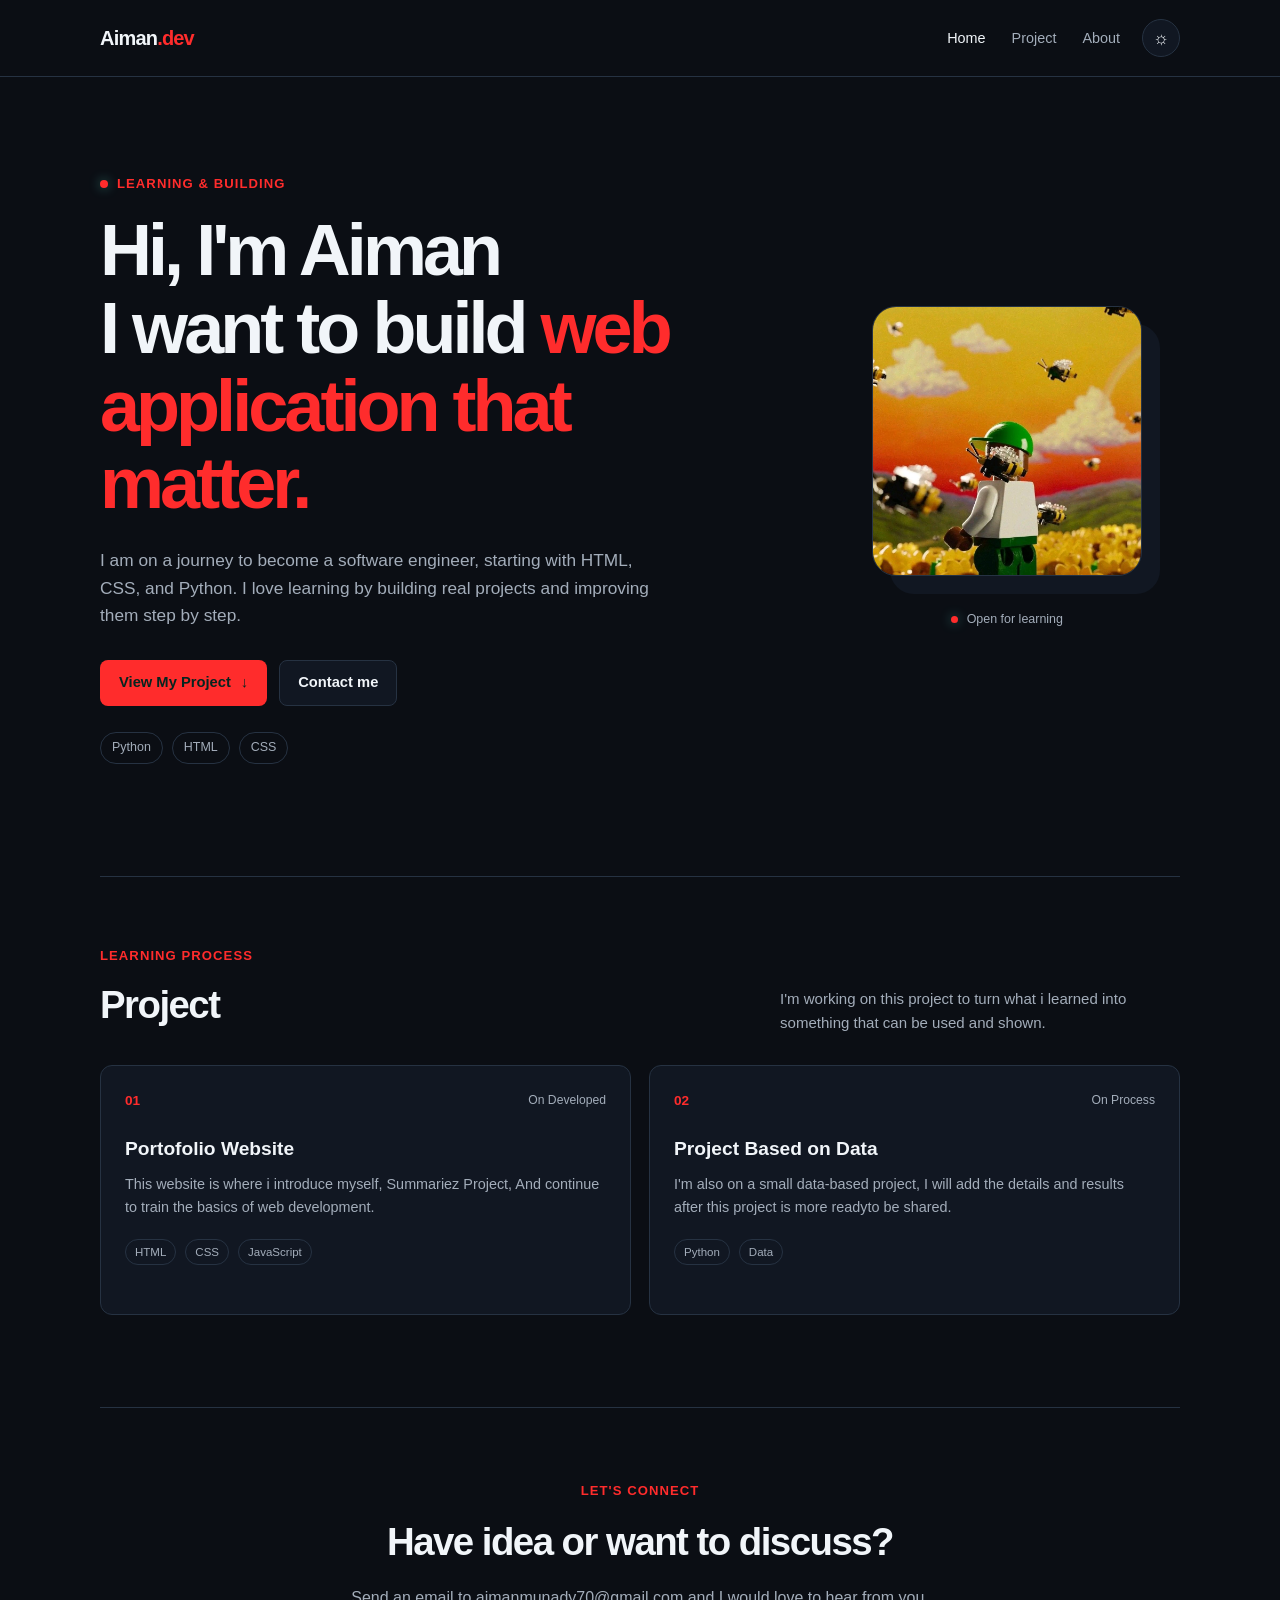
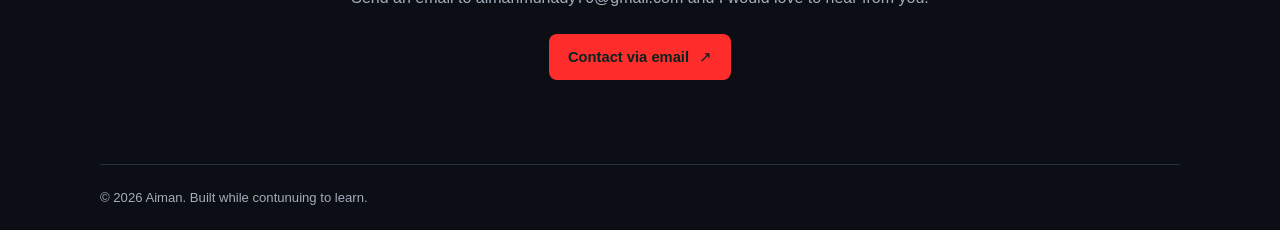
<file: index.html>
<!DOCTYPE html>
<html lang="id">
<head>
    <meta charset="UTF-8">
    <meta name="viewport" content="width=device-width, initial-scale=1.0">
    <meta name="description" content="Portofolio Aiman, calon software engineer yang sedang belajar membangun aplikasi web dengan Python, HTML, dan CSS.">
    <title>Aiman | Road to Software Engineer</title>
    <link rel="stylesheet" href="style.css">
</head>
<body>
    <header class="site-header">
        <nav class="navbar" aria-label="Navigasi utama">
            <a class="name" href="home.html">Aiman<span>.dev</span></a>
            <div class="nav-actions">
                <ul class="ul-navbar">
                    <li><a href="home.html" aria-current="page">Home</a></li>
                    <li><a href="#projects">Project</a></li>
                    <li><a href="about.html">About</a></li>
                </ul>
                <button class="theme-toggle" id="switchmode" type="button" aria-label="Aktifkan tema terang" title="Ganti tema">
                    <span aria-hidden="true">☼</span>
                </button>
            </div>
        </nav>
    </header>

    <main>
        <section class="hero page-width" aria-labelledby="hero-title">
            <div class="hero-content">
                <p class="eyebrow"><span class="status-dot" aria-hidden="true"></span> LEARNING & BUILDING</p>
                <h1 id="hero-title">Hi, I'm Aiman<br>I want to build <span class="text-accent">web application that matter.</span></h1>
                <p class="hero-description">
                    I am on a journey to become a software engineer, starting with HTML, CSS, and Python. I love learning by building real projects and improving them step by step.
                </p>
                <div class="hero-actions">
                    <a class="button button-primary" href="#projects">View My Project <span aria-hidden="true">↓</span></a>
                    <a class="button button-secondary" href="#contact">Contact me</a>
                </div>
                <ul class="skill-list" aria-label="Teknologi yang sedang dipelajari">
                    <li>Python</li>
                    <li>HTML</li>
                    <li>CSS</li>
                </ul>
            </div>
            <div class="hero-image-wrap">
                <img class="hero-image" src="pfp.jpg" alt="Foto profil Aiman">
                <div class="image-caption"><span class="status-dot" aria-hidden="true"></span>Open for learning</div>
            </div>
        </section>

        <section class="projects page-width" id="projects" aria-labelledby="projects-title">
            <div class="section-heading">
                <div>
                    <p class="eyebrow">Learning process</p>
                    <h2 id="projects-title">Project</h2>
                </div>
                <p class="section-intro">I'm working on this project to turn what i learned into something that can be used and shown.</p>
            </div>

            <div class="project-grid">
                <article class="project-card">
                    <div class="project-topline"><span class="project-number">01</span><span class="project-status">On Developed</span></div>
                    <h3>Portofolio Website</h3>
                    <p>This website is where i introduce myself, Summariez Project, And continue to train the basics of web development.</p>
                    <ul class="project-tags" aria-label="Teknologi proyek">
                        <li>HTML</li>
                        <li>CSS</li>
                        <li>JavaScript</li>
                    </ul>
                </article>

                <article class="project-card">
                    <div class="project-topline"><span class="project-number">02</span><span class="project-status">On Process</span></div>
                    <h3>Project Based on Data</h3>
                    <p>I'm also on a small data-based project, I will add the details and results after this project is more readyto be shared.</p>
                    <ul class="project-tags" aria-label="Teknologi proyek">
                        <li>Python</li>
                        <li>Data</li>
                    </ul>
                </article>
            </div>
        </section>

        <section class="contact page-width" id="contact" aria-labelledby="contact-title">
            <p class="eyebrow">Let's Connect</p>
            <h2 id="contact-title">Have idea or want to discuss?</h2>
            <p class="contact-description">Send an email to aimanmunady70@gmail.com and I would love to hear from you.</p>
            <a class="button button-primary" href="mailto:aimanmunady70@gmail.com?subject=Halo%2C%20Aiman">
                Contact via email <span aria-hidden="true">↗</span>
            </a>
        </section>
    </main>

    <footer class="site-footer page-width">
        <p>© <span id="current-year"></span> Aiman. Built while contunuing to learn.</p>
    </footer>

    <script src="script.js"></script>
</body>
</html>
</file>
<file: style.css>
:root {
    color-scheme: dark;
    font-family: Arial, sans-serif;
    font-synthesis: none;
    text-rendering: optimizeLegibility;
    --page: #0b0e14;
    --surface: #111722;
    --surface-raised: #151d2a;
    --text: #f1f5f9;
    --muted: #a3adba;
    --accent: #FF2C2C;
    --border: #263242;
}

* {
    box-sizing: border-box;
}

html {
    scroll-behavior: smooth;
}

body {
    margin: 0;
    background: var(--page);
    color: var(--text);
    line-height: 1.6;
}

a {
    color: inherit;
}

a:focus-visible,
button:focus-visible {
    outline: 3px solid var(--accent);
    outline-offset: 4px;
}

.page-width {
    width: min(1080px, calc(100% - 48px));
    margin-inline: auto;
}

.site-header {
    border-bottom: 1px solid var(--border);
    background: var(--page);
}

.navbar,
.nav-actions,
.ul-navbar {
    display: flex;
    align-items: center;
}

.navbar {
    justify-content: space-between;
    width: min(1080px, calc(100% - 48px));
    min-height: 76px;
    margin-inline: auto;
}

.name {
    color: var(--text);
    font-size: 1.25rem;
    font-weight: 700;
    text-decoration: none;
    letter-spacing: -0.04em;
}

.name span,
.text-accent {
    color: var(--accent);
}

.nav-actions {
    gap: 22px;
}

.ul-navbar {
    gap: 26px;
    margin: 0;
    padding: 0;
    list-style: none;
}

.ul-navbar a {
    color: var(--muted);
    font-size: 0.9rem;
    text-decoration: none;
    transition: color 160ms ease;
}

.ul-navbar a:hover,
.ul-navbar a[aria-current="page"] {
    color: var(--text);
}

.theme-toggle {
    display: grid;
    width: 38px;
    height: 38px;
    place-items: center;
    border: 1px solid var(--border);
    border-radius: 50%;
    background: var(--surface);
    color: var(--text);
    cursor: pointer;
    font-size: 1.1rem;
}

.hero {
    display: grid;
    grid-template-columns: minmax(0, 1.45fr) minmax(220px, 0.75fr);
    align-items: center;
    gap: 64px;
    padding-block: 96px 112px;
}

.hero-content {
    max-width: 660px;
}

.eyebrow {
    display: flex;
    align-items: center;
    gap: 9px;
    margin: 0 0 18px;
    color: var(--accent);
    font-size: 0.82rem;
    font-weight: 700;
    letter-spacing: 0.08em;
    text-transform: uppercase;
}

.status-dot {
    width: 8px;
    height: 8px;
    flex: 0 0 auto;
    border-radius: 50%;
    background: var(--accent);
    box-shadow: 0 0 12px rgb(94 234 212 / 45%);
}

.hero h1 {
    margin: 0;
    font-size: clamp(2.6rem, 6vw, 4.5rem);
    line-height: 1.08;
    letter-spacing: -0.055em;
}

.hero-description {
    max-width: 570px;
    margin: 24px 0 0;
    color: var(--muted);
    font-size: 1.08rem;
}

.hero-actions {
    display: flex;
    flex-wrap: wrap;
    gap: 12px;
    margin-top: 30px;
}

.button {
    display: inline-flex;
    min-height: 46px;
    align-items: center;
    justify-content: center;
    gap: 10px;
    padding: 0 18px;
    border: 1px solid transparent;
    border-radius: 8px;
    font-size: 0.92rem;
    font-weight: 700;
    text-decoration: none;
    transition: transform 160ms ease, background-color 160ms ease;
}

.button:hover {
    transform: translateY(-2px);
}

.button-primary {
    background: var(--accent);
    color: #06251f;
}

.button-primary:hover {
    background: #FF2C2C2C;
}

.button-secondary {
    border-color: var(--border);
    background: var(--surface);
    color: var(--text);
}

.skill-list,
.project-tags {
    display: flex;
    flex-wrap: wrap;
    gap: 9px;
    margin: 26px 0 0;
    padding: 0;
    list-style: none;
}

.skill-list li,
.project-tags li {
    padding: 5px 11px;
    border: 1px solid var(--border);
    border-radius: 999px;
    color: var(--muted);
    font-size: 0.78rem;
}

.hero-image-wrap {
    justify-self: center;
    text-align: center;
}

.hero-image {
    display: block;
    width: clamp(190px, 24vw, 270px);
    aspect-ratio: 1;
    border: 1px solid var(--border);
    border-radius: 24px;
    background: var(--surface);
    object-fit: cover;
    box-shadow: 18px 18px 0 var(--surface);
}

.image-caption {
    display: inline-flex;
    align-items: center;
    gap: 9px;
    margin-top: 34px;
    color: var(--muted);
    font-size: 0.78rem;
}

.image-caption .status-dot {
    width: 7px;
    height: 7px;
}

.projects {
    padding-block: 68px 92px;
    border-top: 1px solid var(--border);
}

.section-heading {
    display: flex;
    align-items: end;
    justify-content: space-between;
    gap: 32px;
    margin-bottom: 30px;
}

.section-heading .eyebrow {
    margin-bottom: 8px;
}

.section-heading h2 {
    margin: 0;
    font-size: clamp(1.8rem, 4vw, 2.4rem);
    letter-spacing: -0.04em;
}

.section-intro {
    max-width: 400px;
    margin: 0;
    color: var(--muted);
    font-size: 0.94rem;
}

.project-grid {
    display: grid;
    grid-template-columns: repeat(2, minmax(0, 1fr));
    gap: 18px;
}

.project-card {
    min-height: 250px;
    padding: 24px;
    border: 1px solid var(--border);
    border-radius: 12px;
    background: var(--surface);
    transition: border-color 160ms ease, transform 160ms ease;
}

.project-card:hover {
    transform: translateY(-3px);
    border-color: var(--accent);
}

.project-topline {
    display: flex;
    align-items: center;
    justify-content: space-between;
    gap: 12px;
}

.project-number {
    color: var(--accent);
    font-size: 0.85rem;
    font-weight: 700;
}

.project-status {
    color: var(--muted);
    font-size: 0.76rem;
}

.project-card h3 {
    margin: 22px 0 8px;
    font-size: 1.2rem;
}

.project-card p {
    margin: 0;
    color: var(--muted);
    font-size: 0.9rem;
}

.project-tags {
    margin-top: 20px;
}

.project-tags li {
    padding: 3px 9px;
    font-size: 0.72rem;
}

.contact {
    display: flex;
    align-items: center;
    flex-direction: column;
    padding-block: 72px 84px;
    border-top: 1px solid var(--border);
    text-align: center;
}

.contact .eyebrow {
    margin-bottom: 10px;
}

.contact h2 {
    margin: 0;
    font-size: clamp(1.8rem, 4vw, 2.4rem);
    letter-spacing: -0.04em;
}

.contact-description {
    margin: 12px 0 24px;
    color: var(--muted);
}

.site-footer {
    display: flex;
    justify-content: space-between;
    gap: 16px;
    padding-block: 22px;
    border-top: 1px solid var(--border);
    color: var(--muted);
    font-size: 0.82rem;
}

.site-footer p {
    margin: 0;
}

.site-footer a {
    color: var(--text);
    text-decoration: none;
}

body.light-mode {
    color-scheme: light;
    --page: #f7fafc;
    --surface: #ffffff;
    --surface-raised: #eef4f6;
    --text: #17212b;
    --muted: #526171;
    --accent: #FF2C2C;
    --border: #d8e1e8;
}

@media (max-width: 700px) {
    .page-width,
    .navbar {
        width: min(100% - 36px, 540px);
    }

    .navbar {
        min-height: 68px;
    }

    .nav-actions {
        gap: 12px;
    }

    .ul-navbar {
        gap: 14px;
    }

    .ul-navbar a {
        font-size: 0.8rem;
    }

    .hero {
        grid-template-columns: 1fr;
        gap: 44px;
        padding-block: 68px 78px;
    }

    .hero-image-wrap {
        justify-self: start;
        text-align: left;
    }

    .hero-image {
        width: 190px;
    }

    .image-caption {
        margin-top: 24px;
    }

    .section-heading {
        align-items: start;
        flex-direction: column;
        gap: 12px;
    }

    .projects {
        padding-block: 52px 68px;
    }

    .contact {
        padding-block: 56px 64px;
    }
}

@media (max-width: 480px) {
    .navbar {
        align-items: flex-start;
        flex-direction: column;
        gap: 12px;
        padding-block: 16px;
    }

    .nav-actions {
        width: 100%;
        justify-content: space-between;
    }

    .ul-navbar {
        gap: 16px;
    }

    .hero {
        padding-top: 54px;
    }

    .hero h1 {
        font-size: clamp(2.25rem, 12vw, 3rem);
    }

    .project-grid {
        grid-template-columns: 1fr;
    }

    .project-card {
        min-height: auto;
    }

    .site-footer {
        align-items: flex-start;
        flex-direction: column;
    }
}

@media (prefers-reduced-motion: reduce) {
    *,
    *::before,
    *::after {
        scroll-behavior: auto !important;
        transition-duration: 0.01ms !important;
    }
}
</file>
